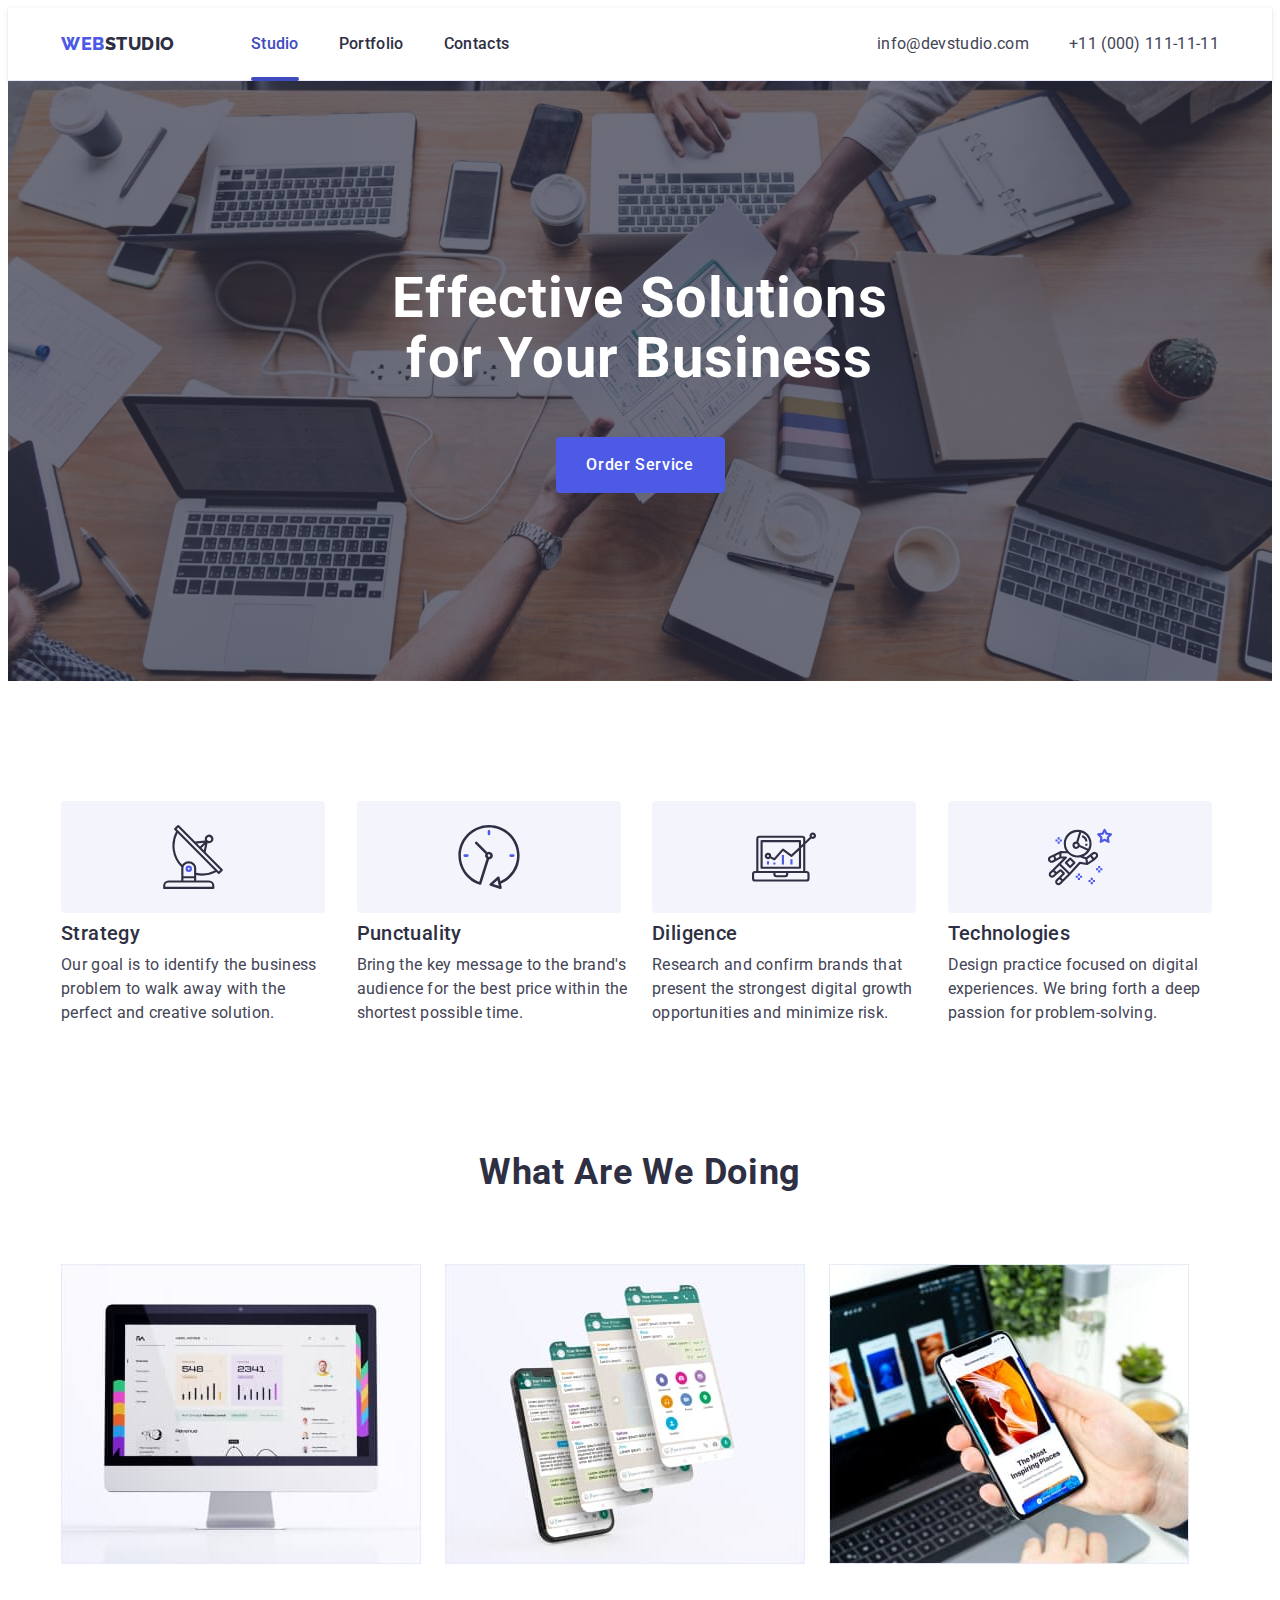
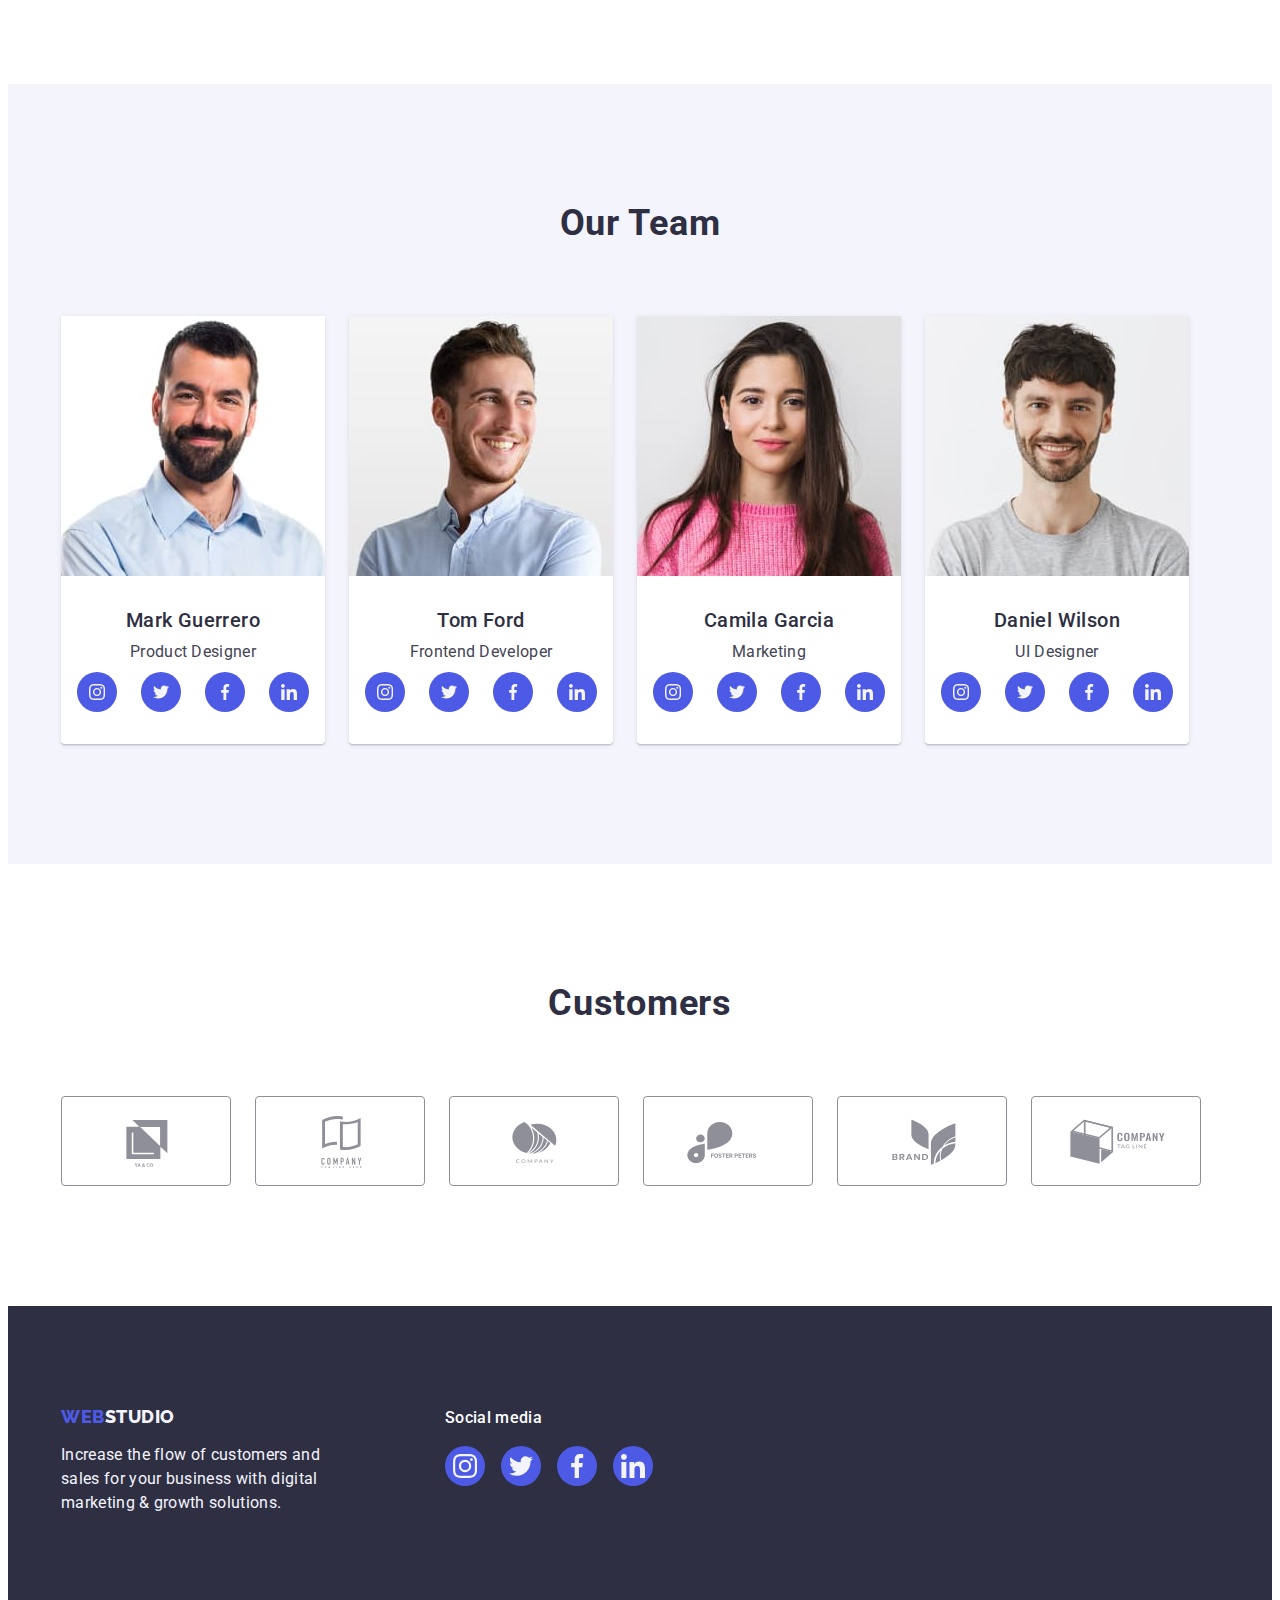
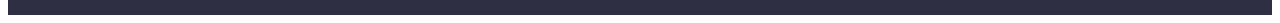
<file: index.html>
<!DOCTYPE html>
<html lang="en">
  <head>
    <meta charset="UTF-8" />
    <meta http-equiv="X-UA-Compatible" content="IE=edge" />
    <meta name="viewport" content="width=device-width, initial-scale=1.0" />
    <title>Studio</title>
    <link rel="preconnect" href="https://fonts.googleapis.com" />
    <link rel="preconnect" href="https://fonts.gstatic.com" crossorigin />
    <link
      href="https://fonts.googleapis.com/css2?family=Raleway:wght@800&family=Roboto:wght@400;500;700;900&display=swap"
      rel="stylesheet"
    />
    <link
      rel="stylesheet"
      href="https://cdnjs.cloudflare.com/ajax/libs/modern-normalize/1.1.0/modern-normalize.min.css"
      integrity="sha512-wpPYUAdjBVSE4KJnH1VR1HeZfpl1ub8YT/NKx4PuQ5NmX2tKuGu6U/JRp5y+Y8XG2tV+wKQpNHVUX03MfMFn9Q=="
      crossorigin="anonymous"
      referrerpolicy="no-referrer"
    />
    <link rel="stylesheet" href="./css/styles.css" />
  </head>
  <body>
    <!--Шапка сайту-->
    <header class="page-header">
      <div class="container page-header-container">
        <nav class="nav page-header-container">
          <a class="logo link" href="./index.html"
            >Web<span class="logo-part">Studio</span></a
          >
          <ul class="menu list">
            <li>
              <a class="menu-item active link" href="./index.html">Studio</a>
            </li>
            <li>
              <a class="menu-item link" href="./portfolio.html">Portfolio</a>
            </li>
            <li><a class="menu-item link" href="">Contacts</a></li>
          </ul>
        </nav>
        <address class="contact-info">
          <ul class="list address page-header-container">
            <li>
              <a class="contact link" href="mailto:info@devstudio.com"
                >info@devstudio.com</a
              >
            </li>
            <li>
              <a class="contact link" href="tel:+110001111111"
                >+11 (000) 111-11-11</a
              >
            </li>
          </ul>
        </address>
      </div>
    </header>
    <main>
      <!-- HERO -->
      <section class="hero">
        <div class="container">
          <h1 class="hero-caption">Effective Solutions for Your Business</h1>
          <button class="btn-order" type="button" data-modal-open>
            Order Service
          </button>
        </div>
      </section>
      <!-- Наші переваги -->
      <section class="section">
        <div class="container">
          <h2 class="visually-hidden">Our advantages</h2>
          <ul class="list advantages-list">
            <li class="item-advantages">
              <div class="wrap-icon">
                <svg class="icons-advantages" width="64" height="64">
                  <use href="./images/icons.svg#icon-antenna"></use>
                </svg>
              </div>
              <h3 class="title">Strategy</h3>
              <p class="description">
                Our goal is to identify the business problem to walk away with
                the perfect and creative solution.
              </p>
            </li>
            <li class="item-advantages">
              <div class="wrap-icon">
                <svg class="icons-advantages" width="64" height="64">
                  <use href="./images/icons.svg#icon-clock"></use>
                </svg>
              </div>
              <h3 class="title">Punctuality</h3>
              <p class="description">
                Bring the key message to the brand's audience for the best price
                within the shortest possible time.
              </p>
            </li>
            <li class="item-advantages">
              <div class="wrap-icon">
                <svg class="icons-advantages" width="64" height="64">
                  <use href="./images/icons.svg#icon-diagram"></use>
                </svg>
              </div>
              <h3 class="title">Diligence</h3>
              <p class="description">
                Research and confirm brands that present the strongest digital
                growth opportunities and minimize risk.
              </p>
            </li>
            <li class="item-advantages">
              <div class="wrap-icon">
                <svg class="icons-advantages" width="64" height="64">
                  <use href="./images/icons.svg#icon-astronaut"></use>
                </svg>
              </div>
              <h3 class="title">Technologies</h3>
              <p class="description">
                Design practice focused on digital experiences. We bring forth a
                deep passion for problem-solving.
              </p>
            </li>
          </ul>
        </div>
      </section>
      <!-- Що ми робимо -->
      <section class="container-wod">
        <div class="container">
          <h2 class="section-heading">What are we doing</h2>
          <ul class="list work-list">
            <li class="cards-works">
              <img
                src="./images/what-are-we-doing/pc.jpg"
                alt="computer"
                width="360"
                height="300"
              />
            </li>
            <li class="cards-works">
              <img
                src="./images/what-are-we-doing/mobile-app.jpg"
                alt="mobile applications"
                width="360"
                height="300"
              />
            </li>
            <li class="cards-works">
              <img
                src="./images/what-are-we-doing/mobile-browser.jpg"
                alt="mobile browser"
                width="360"
                height="300"
              />
            </li>
          </ul>
        </div>
      </section>
      <!-- Наша команда -->
      <section class="section-team section">
        <div class="container">
          <h2 class="section-heading">Our Team</h2>
          <ul class="list employees">
            <li class="holder">
              <img
                src="./images/team/mark-guerrero.jpg"
                alt="Mark Guerrero"
                width="264"
                height="260"
              />
              <div class="employee-desc">
                <h3 class="title">Mark Guerrero</h3>
                <p class="description">Product Designer</p>
                <ul class="social list">
                  <li class="social-items">
                    <a
                      class="social-links link"
                      href=""
                      target="_blank"
                      rel="noreferrer noopener"
                      aria-label="Instagram icon"
                    >
                      <svg class="social-icons" width="16" height="16">
                        <use href="./images/icons.svg#icon-instagram"></use>
                      </svg>
                    </a>
                  </li>
                  <li class="social-items">
                    <a
                      class="social-links link"
                      href=""
                      target="_blank"
                      rel="noreferrer noopener"
                      aria-label="Twitter icon"
                    >
                      <svg class="social-icons" width="16" height="16">
                        <use href="./images/icons.svg#icon-twitter"></use>
                      </svg>
                    </a>
                  </li>
                  <li class="social-items">
                    <a
                      class="social-links link"
                      href=""
                      target="_blank"
                      rel="noreferrer noopener"
                      aria-label="Facebook icon"
                    >
                      <svg class="social-icons" width="16" height="16">
                        <use href="./images/icons.svg#icon-facebook"></use>
                      </svg>
                    </a>
                  </li>
                  <li class="social-items">
                    <a
                      class="social-links link"
                      href=""
                      target="_blank"
                      rel="noreferrer noopener"
                      aria-label="Linkedin icon"
                    >
                      <svg class="social-icons" width="16" height="16">
                        <use href="./images/icons.svg#icon-linkedin"></use>
                      </svg>
                    </a>
                  </li>
                </ul>
              </div>
            </li>
            <li class="holder">
              <img
                src="./images/team/tom-ford.jpg"
                alt="Tom Ford"
                width="264"
                height="260"
              />
              <div class="employee-desc">
                <h3 class="title">Tom Ford</h3>
                <p class="description">Frontend Developer</p>
                <ul class="social list">
                  <li class="social-items">
                    <a
                      class="social-links link"
                      href=""
                      target="_blank"
                      rel="noreferrer noopener"
                      aria-label="Instagram icon"
                    >
                      <svg class="social-icons" width="16" height="16">
                        <use href="./images/icons.svg#icon-instagram"></use>
                      </svg>
                    </a>
                  </li>
                  <li class="social-items">
                    <a
                      class="social-links link"
                      href=""
                      target="_blank"
                      rel="noreferrer noopener"
                      aria-label="Twitter icon"
                    >
                      <svg class="social-icons" width="16" height="16">
                        <use href="./images/icons.svg#icon-twitter"></use>
                      </svg>
                    </a>
                  </li>
                  <li class="social-items">
                    <a
                      class="social-links link"
                      href=""
                      target="_blank"
                      rel="noreferrer noopener"
                      aria-label="Facebook icon"
                    >
                      <svg class="social-icons" width="16" height="16">
                        <use href="./images/icons.svg#icon-facebook"></use>
                      </svg>
                    </a>
                  </li>
                  <li class="social-items">
                    <a
                      class="social-links link"
                      href=""
                      target="_blank"
                      rel="noreferrer noopener"
                      aria-label="Linkedin icon"
                    >
                      <svg class="social-icons" width="16" height="16">
                        <use href="./images/icons.svg#icon-linkedin"></use>
                      </svg>
                    </a>
                  </li>
                </ul>
              </div>
            </li>
            <li class="holder">
              <img
                src="./images/team/camila-garcia.jpg"
                alt="Camila Garcia"
                width="264"
                height="260"
              />
              <div class="employee-desc">
                <h3 class="title">Camila Garcia</h3>
                <p class="description">Marketing</p>
                <ul class="social list">
                  <li class="social-items">
                    <a
                      class="social-links link"
                      href=""
                      target="_blank"
                      rel="noreferrer noopener"
                      aria-label="Instagram icon"
                    >
                      <svg class="social-icons" width="16" height="16">
                        <use href="./images/icons.svg#icon-instagram"></use>
                      </svg>
                    </a>
                  </li>
                  <li class="social-items">
                    <a
                      class="social-links link"
                      href=""
                      target="_blank"
                      rel="noreferrer noopener"
                      aria-label="Twitter icon"
                    >
                      <svg class="social-icons" width="16" height="16">
                        <use href="./images/icons.svg#icon-twitter"></use>
                      </svg>
                    </a>
                  </li>
                  <li class="social-items">
                    <a
                      class="social-links link"
                      href=""
                      target="_blank"
                      rel="noreferrer noopener"
                      aria-label="Facebook icon"
                    >
                      <svg class="social-icons" width="16" height="16">
                        <use href="./images/icons.svg#icon-facebook"></use>
                      </svg>
                    </a>
                  </li>
                  <li class="social-items">
                    <a
                      class="social-links link"
                      href=""
                      target="_blank"
                      rel="noreferrer noopener"
                      aria-label="Linkedin icon"
                    >
                      <svg class="social-icons" width="16" height="16">
                        <use href="./images/icons.svg#icon-linkedin"></use>
                      </svg>
                    </a>
                  </li>
                </ul>
              </div>
            </li>
            <li class="holder">
              <img
                src="./images/team/daniel-wilson.jpg"
                alt="Daniel Wilson"
                width="264"
                height="260"
              />
              <div class="employee-desc">
                <h3 class="title">Daniel Wilson</h3>
                <p class="description">UI Designer</p>
                <ul class="social list">
                  <li class="social-items">
                    <a
                      class="social-links link"
                      href=""
                      target="_blank"
                      rel="noreferrer noopener"
                      aria-label="Instagram icon"
                    >
                      <svg class="social-icons" width="16" height="16">
                        <use href="./images/icons.svg#icon-instagram"></use>
                      </svg>
                    </a>
                  </li>
                  <li class="social-items">
                    <a
                      class="social-links link"
                      href=""
                      target="_blank"
                      rel="noreferrer noopener"
                      aria-label="Twitter icon"
                    >
                      <svg class="social-icons" width="16" height="16">
                        <use href="./images/icons.svg#icon-twitter"></use>
                      </svg>
                    </a>
                  </li>
                  <li class="social-items">
                    <a
                      class="social-links link"
                      href=""
                      target="_blank"
                      rel="noreferrer noopener"
                      aria-label="Facebook icon"
                    >
                      <svg class="social-icons" width="16" height="16">
                        <use href="./images/icons.svg#icon-facebook"></use>
                      </svg>
                    </a>
                  </li>
                  <li class="social-items">
                    <a
                      class="social-links link"
                      href=""
                      target="_blank"
                      rel="noreferrer noopener"
                      aria-label="Linkedin icon"
                    >
                      <svg class="social-icons" width="16" height="16">
                        <use href="./images/icons.svg#icon-linkedin"></use>
                      </svg>
                    </a>
                  </li>
                </ul>
              </div>
            </li>
          </ul>
        </div>
      </section>
      <!-- Customers -->
      <section class="section">
        <div class="container">
          <h2 class="section-heading">Customers</h2>
          <ul class="customers list">
            <li class="customers-item">
              <a
                class="customers-link"
                href=""
                target="_blank"
                rel="noopener noreferrer"
                aria-label="icon-client1"
              >
                <svg class="customers-icon" width="104" height="56">
                  <use href="./images/icons.svg#icon-logo-client-1"></use>
                </svg>
              </a>
            </li>
            <li class="customers-item">
              <a
                class="customers-link"
                href=""
                target="_blank"
                rel="noopener noreferrer"
                aria-label="icon client2"
              >
                <svg class="customers-icon" width="104" height="56">
                  <use href="./images/icons.svg#icon-Logo-client-2"></use>
                </svg>
              </a>
            </li>
            <li class="customers-item">
              <a
                class="customers-link"
                href=""
                target="_blank"
                rel="noopener noreferrer"
                aria-label="icon client3"
              >
                <svg class="customers-icon" width="104" height="56">
                  <use href="./images/icons.svg#icon-Logo-client-3"></use>
                </svg>
              </a>
            </li>
            <li class="customers-item">
              <a
                class="customers-link"
                href=""
                target="_blank"
                rel="noopener noreferrer"
                aria-label="icon client4"
              >
                <svg class="customers-icon" width="104" height="56">
                  <use href="./images/icons.svg#icon-Logo-client-4"></use>
                </svg>
              </a>
            </li>
            <li class="customers-item">
              <a
                class="customers-link"
                href=""
                target="_blank"
                rel="noopener noreferrer"
                aria-label="icon client5"
              >
                <svg class="customers-icon" width="104" height="56">
                  <use href="./images/icons.svg#icon-Logo-client-5"></use>
                </svg>
              </a>
            </li>
            <li class="customers-item">
              <a
                class="customers-link"
                href=""
                target="_blank"
                rel="noopener noreferrer"
                aria-label="icon client6"
              >
                <svg class="customers-icon" width="104" height="56">
                  <use href="./images/icons.svg#icon-Logo-client-6"></use>
                </svg>
              </a>
            </li>
          </ul>
        </div>
      </section>
    </main>

    <!--------------- Футер----------- -->
    <footer class="container-footer">
      <div class="container wrap-footer">
        <!-- Left-side -->
        <div class="left-side">
          <a class="bottom-logo link" href="./index.html">
            Web<span class="part-logo">Studio</span>
          </a>
          <p class="footer-text">
            Increase the flow of customers and sales for your business with
            digital marketing & growth solutions.
          </p>
        </div>
        <!-- Right side -->
        <div class="right-side">
          <p class="title-right">Social media</p>
          <ul class="social-footer list">
            <li class="social-footer-item">
              <a
                class="social-footer-link"
                href=""
                target="_blank"
                rel="noopener noreferrer"
                aria-label="icon instagram"
              >
                <svg class="footer-icons" width="24" height="24">
                  <use href="./images/icons.svg#icon-instagram-logo"></use>
                </svg>
              </a>
            </li>
            <li class="social-footer-item">
              <a
                class="social-footer-link"
                href=""
                target="_blank"
                rel="noopener noreferrer"
                aria-label="icon twitter"
              >
                <svg class="footer-icons" width="24" height="24">
                  <use href="./images/icons.svg#icon-twitter-logo"></use>
                </svg>
              </a>
            </li>
            <li class="social-footer-item">
              <a
                class="social-footer-link"
                href=""
                target="_blank"
                rel="noopener noreferrer"
                aria-label="icon facebook"
              >
                <svg class="footer-icons" width="24" height="24">
                  <use href="./images/icons.svg#icon-facebook-logo"></use>
                </svg>
              </a>
            </li>
            <li class="social-footer-item">
              <a
                class="social-footer-link"
                href=""
                target="_blank"
                rel="noopener noreferrer"
                aria-label="icon linkedin"
              >
                <svg class="footer-icons" width="24" height="24">
                  <use href="./images/icons.svg#icon-linkedin-logo"></use>
                </svg>
              </a>
            </li>
          </ul>
        </div>
      </div>
    </footer>

    <!-- Modal window -->
    <div class="backdrop is-hidden" data-modal>
      <div class="modal">
        <button class="modal-close-btn" type="button" data-modal-close>
          <svg class="modal-close-icone" width="8" height="8">
            <use href="./images/icons.svg#icon-close-button"></use>
          </svg>
        </button>
      </div>
    </div>
    <script src="./js/modal.js"></script>
  </body>
</html>
</file>
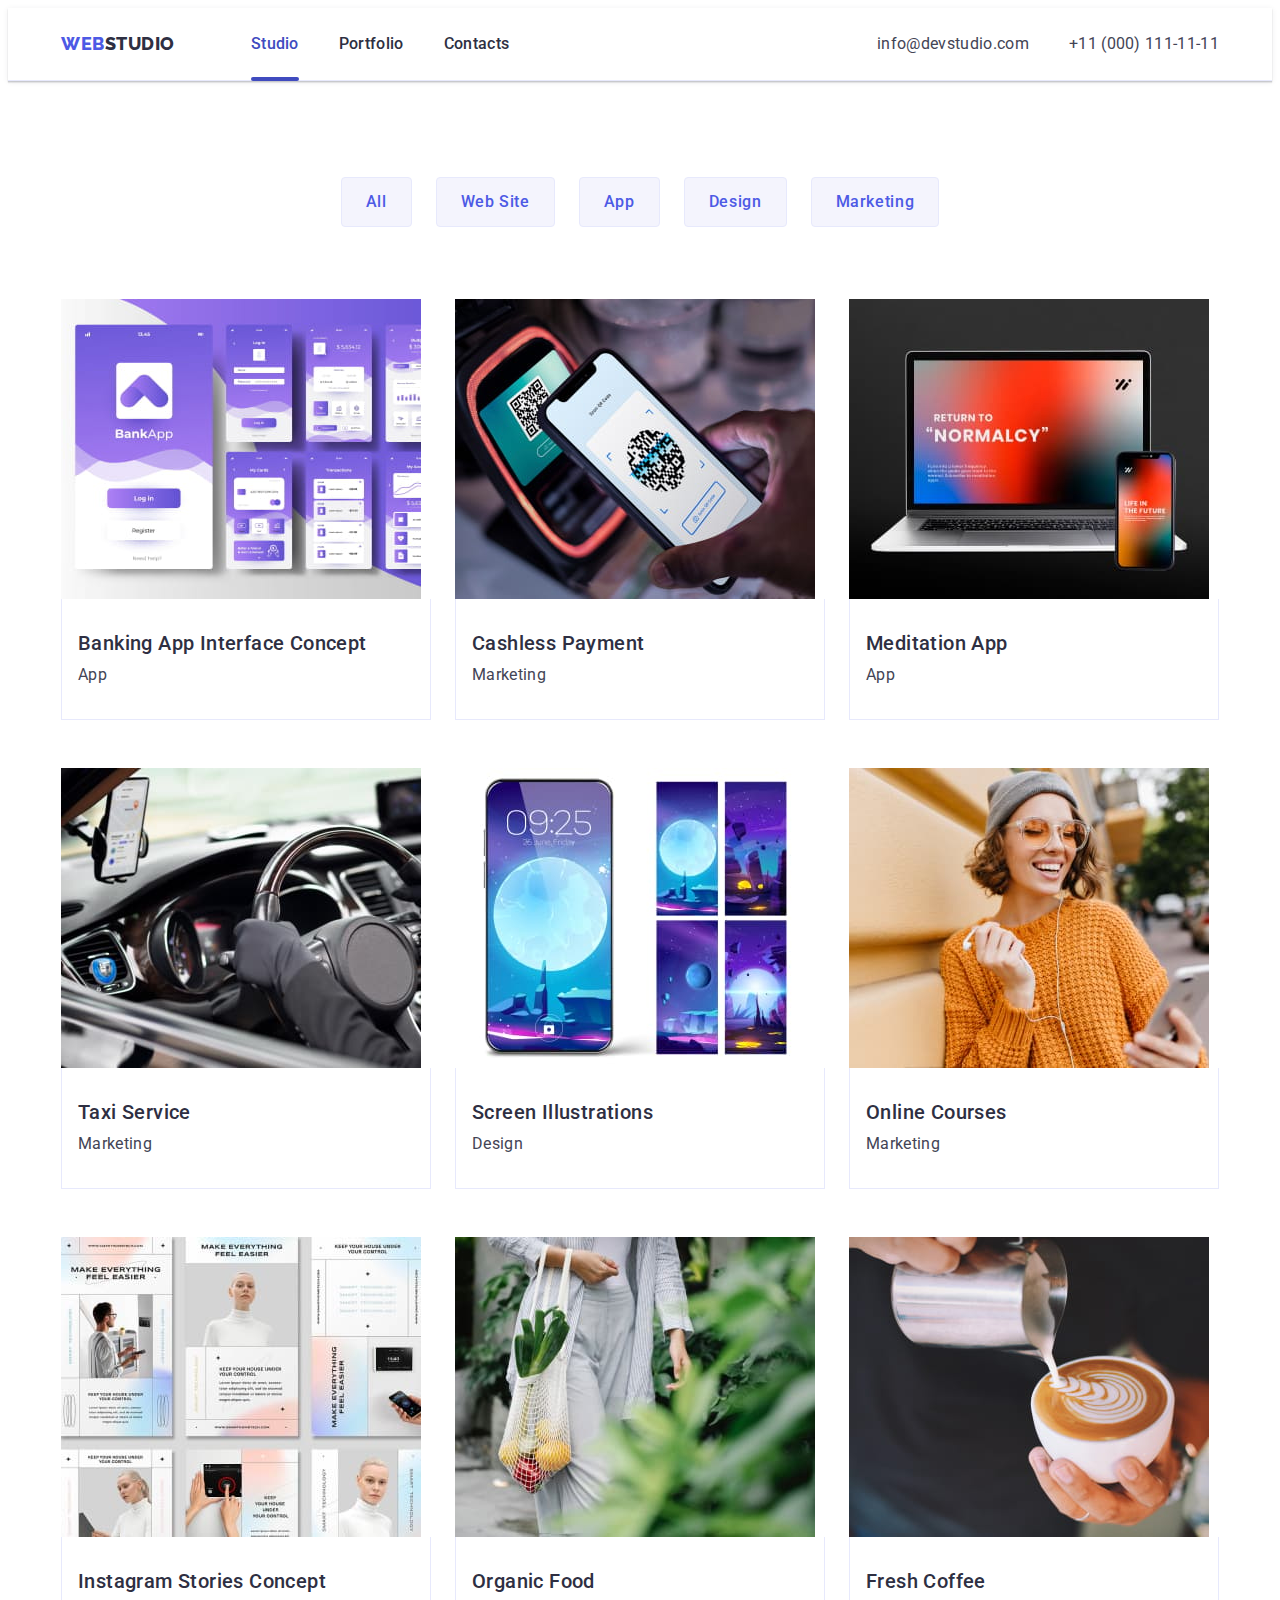
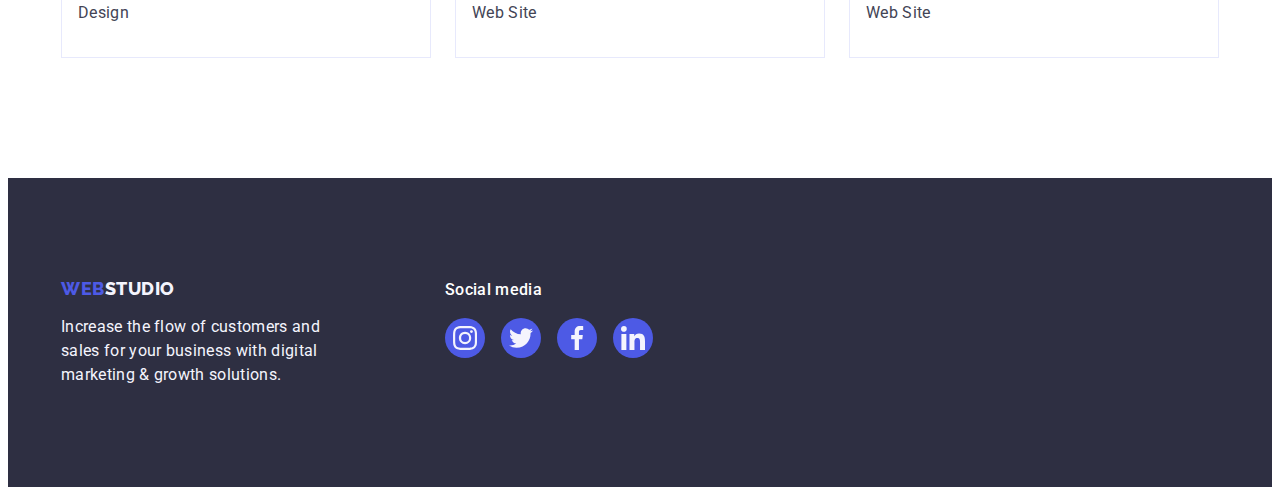
<file: portfolio.html>
<!DOCTYPE html>
<html lang="en">
  <head>
    <meta charset="UTF-8" />
    <meta http-equiv="X-UA-Compatible" content="IE=edge" />
    <meta name="viewport" content="width=device-width, initial-scale=1.0" />
    <title>Portfolio</title>
    <link rel="preconnect" href="https://fonts.googleapis.com" />
    <link rel="preconnect" href="https://fonts.gstatic.com" crossorigin />
    <link
      href="https://fonts.googleapis.com/css2?family=Raleway:wght@800&family=Roboto:wght@400;500;700;900&display=swap"
      rel="stylesheet"
    />
    <link
      rel="stylesheet"
      href="https://cdnjs.cloudflare.com/ajax/libs/modern-normalize/1.1.0/modern-normalize.min.css"
      integrity="sha512-wpPYUAdjBVSE4KJnH1VR1HeZfpl1ub8YT/NKx4PuQ5NmX2tKuGu6U/JRp5y+Y8XG2tV+wKQpNHVUX03MfMFn9Q=="
      crossorigin="anonymous"
      referrerpolicy="no-referrer"
    />
    <link rel="stylesheet" href="./css/styles.css" />
  </head>
  <body>
    <!--Шапка сайту-->
    <header class="page-header">
      <div class="container page-header-container">
        <nav class="nav page-header-container">
          <a class="logo link" href="./index.html"
            >Web<span class="logo-part">Studio</span></a
          >
          <ul class="menu list">
            <li>
              <a class="menu-item active link" href="./index.html">Studio</a>
            </li>
            <li>
              <a class="menu-item link" href="./portfolio.html">Portfolio</a>
            </li>
            <li><a class="menu-item link" href="">Contacts</a></li>
          </ul>
        </nav>
        <address class="contact-info">
          <ul class="list address page-header-container">
            <li>
              <a class="contact link" href="mailto:info@devstudio.com"
                >info@devstudio.com</a
              >
            </li>
            <li>
              <a class="contact link" href="tel:+110001111111"
                >+11 (000) 111-11-11</a
              >
            </li>
          </ul>
        </address>
      </div>
    </header>
    <main>
      <section class="portfolio-page">
        <div class="container">
          <h1 class="visually-hidden">Examples of our work</h1>
          <!-- Кнопки для фільтрації -->
          <ul class="list buttons-portfolio">
            <li><button class="filter-buttons" type="button">All</button></li>
            <li>
              <button class="filter-buttons" type="button">Web Site</button>
            </li>
            <li><button class="filter-buttons" type="button">App</button></li>
            <li>
              <button class="filter-buttons" type="button">Design</button>
            </li>
            <li>
              <button class="filter-buttons" type="button">Marketing</button>
            </li>
          </ul>
          <!-- Види робіт -->

          <ul class="list examples-list">
            <li class="examples-list-link">
              <a class="link more" href="">
                <div class="examples-thumb">
                  <img
                    src="./images/examples-of-our-work/banking-app.jpg"
                    alt="Banking App"
                    width="360"
                    height="300"
                  />
                  <p class="overlay">
                    14 Stylish and User-Friendly App Design Concepts · Task
                    Manager App · Calorie Tracker App · Exotic Fruit Ecommerce
                    App · Cloud Storage App
                  </p>
                </div>
                <div class="examples-item">
                  <h2 class="work-title">Banking App Interface Concept</h2>
                  <p class="work-desc">App</p>
                </div></a
              >
            </li>

            <li class="examples-list-link">
              <a class="link more" href="">
                <div class="examples-thumb">
                  <img
                    src="./images/examples-of-our-work/cashless-payment.jpg"
                    alt="Cashless Payment"
                    width="360"
                    height="300"
                  />

                  <p class="overlay">
                    14 Stylish and User-Friendly App Design Concepts · Task
                    Manager App · Calorie Tracker App · Exotic Fruit Ecommerce
                    App · Cloud Storage App
                  </p>
                </div>

                <div class="examples-item">
                  <h2 class="work-title">Cashless Payment</h2>
                  <p class="work-desc">Marketing</p>
                </div></a
              >
            </li>

            <li class="examples-list-link">
              <a class="link more" href="">
                <div class="examples-thumb">
                  <img
                    src="./images/examples-of-our-work/meditation-app.jpg"
                    alt="meditation app"
                    width="360"
                    height="300"
                  />

                  <p class="overlay">
                    14 Stylish and User-Friendly App Design Concepts · Task
                    Manager App · Calorie Tracker App · Exotic Fruit Ecommerce
                    App · Cloud Storage App
                  </p>
                </div>
                <div class="examples-item">
                  <h2 class="work-title">Meditation App</h2>
                  <p class="work-desc">App</p>
                </div></a
              >
            </li>

            <li class="examples-list-link">
              <a class="link more" href="">
                <div class="examples-thumb">
                  <img
                    src="./images/examples-of-our-work/taxi-service.jpg"
                    alt="Taxi Service"
                    width="360"
                    height="300"
                  />

                  <p class="overlay">
                    14 Stylish and User-Friendly App Design Concepts · Task
                    Manager App · Calorie Tracker App · Exotic Fruit Ecommerce
                    App · Cloud Storage App
                  </p>
                </div>

                <div class="examples-item">
                  <h2 class="work-title">Taxi Service</h2>
                  <p class="work-desc">Marketing</p>
                </div></a
              >
            </li>

            <li class="examples-list-link">
              <a class="link more" href="">
                <div class="examples-thumb">
                  <img
                    src="./images/examples-of-our-work/screen-illustrations.jpg"
                    alt="Screen Illustrations"
                    width="360"
                    height="300"
                  />

                  <p class="overlay">
                    14 Stylish and User-Friendly App Design Concepts · Task
                    Manager App · Calorie Tracker App · Exotic Fruit Ecommerce
                    App · Cloud Storage App
                  </p>
                </div>
                <div class="examples-item">
                  <h2 class="work-title">Screen Illustrations</h2>
                  <p class="work-desc">Design</p>
                </div></a
              >
            </li>

            <li class="examples-list-link">
              <a class="link more" href="">
                <div class="examples-thumb">
                  <img
                    src="./images/examples-of-our-work/online-courses.jpg"
                    alt="Online Courses"
                    width="360"
                    height="300"
                  />

                  <p class="overlay">
                    14 Stylish and User-Friendly App Design Concepts · Task
                    Manager App · Calorie Tracker App · Exotic Fruit Ecommerce
                    App · Cloud Storage App
                  </p>
                </div>

                <div class="examples-item">
                  <h2 class="work-title">Online Courses</h2>
                  <p class="work-desc">Marketing</p>
                </div></a
              >
            </li>

            <li class="examples-list-link">
              <a class="link more" href="">
                <div class="examples-thumb">
                  <img
                    src="./images/examples-of-our-work/instagram-stories-concept.jpg"
                    alt="Design for Instagram"
                    width="360"
                    height="300"
                  />

                  <p class="overlay">
                    14 Stylish and User-Friendly App Design Concepts · Task
                    Manager App · Calorie Tracker App · Exotic Fruit Ecommerce
                    App · Cloud Storage App
                  </p>
                </div>
                <div class="examples-item">
                  <h2 class="work-title">Instagram Stories Concept</h2>
                  <p class="work-desc">Design</p>
                </div></a
              >
            </li>

            <li class="examples-list-link">
              <a class="link more" href="">
                <div class="examples-thumb">
                  <img
                    src="./images/examples-of-our-work/organic-food.jpg"
                    alt="Organic food"
                    width="360"
                    height="300"
                  />

                  <p class="overlay">
                    14 Stylish and User-Friendly App Design Concepts · Task
                    Manager App · Calorie Tracker App · Exotic Fruit Ecommerce
                    App · Cloud Storage App
                  </p>
                </div>
                <div class="examples-item">
                  <h2 class="work-title">Organic Food</h2>
                  <p class="work-desc">Web Site</p>
                </div></a
              >
            </li>

            <li class="examples-list-link">
              <a class="link more" href="">
                <div class="examples-thumb">
                  <img
                    src="./images/examples-of-our-work/fresh-coffee.jpg"
                    alt="Coffee"
                    width="360"
                    height="300"
                  />

                  <p class="overlay">
                    14 Stylish and User-Friendly App Design Concepts · Task
                    Manager App · Calorie Tracker App · Exotic Fruit Ecommerce
                    App · Cloud Storage App
                  </p>
                </div>

                <div class="examples-item">
                  <h2 class="work-title">Fresh Coffee</h2>
                  <p class="work-desc">Web Site</p>
                </div></a
              >
            </li>
          </ul>
        </div>
      </section>
    </main>
    <!-- Футер -->
    <footer class="container-footer">
      <div class="container wrap-footer">
        <!-- Left-side -->
        <div class="left-side">
          <a class="bottom-logo link" href="./index.html">
            Web<span class="part-logo">Studio</span>
          </a>
          <p class="footer-text">
            Increase the flow of customers and sales for your business with
            digital marketing & growth solutions.
          </p>
        </div>
        <!-- Right side -->
        <div class="right-side">
          <p class="title-right">Social media</p>
          <ul class="social-footer list">
            <li class="social-footer-item">
              <a
                class="social-footer-link"
                href=""
                target="_blank"
                rel="noopener noreferrer"
                aria-label="icon instagram"
              >
                <svg class="footer-icons" width="24" height="24">
                  <use href="./images/icons.svg#icon-instagram-logo"></use>
                </svg>
              </a>
            </li>
            <li class="social-footer-item">
              <a
                class="social-footer-link"
                href=""
                target="_blank"
                rel="noopener noreferrer"
                aria-label="icon twitter"
              >
                <svg class="footer-icons" width="24" height="24">
                  <use href="./images/icons.svg#icon-twitter-logo"></use>
                </svg>
              </a>
            </li>
            <li class="social-footer-item">
              <a
                class="social-footer-link"
                href=""
                target="_blank"
                rel="noopener noreferrer"
                aria-label="icon facebook"
              >
                <svg class="footer-icons" width="24" height="24">
                  <use href="./images/icons.svg#icon-facebook-logo"></use>
                </svg>
              </a>
            </li>
            <li class="social-footer-item">
              <a
                class="social-footer-link"
                href=""
                target="_blank"
                rel="noopener noreferrer"
                aria-label="icon linkedin"
              >
                <svg class="footer-icons" width="24" height="24">
                  <use href="./images/icons.svg#icon-linkedin-logo"></use>
                </svg>
              </a>
            </li>
          </ul>
        </div>
      </div>
    </footer>
  </body>
</html>
</file>
<file: css/styles.css>
:root {
  --primary-text-color: #434455;
  --secondary-text-color: #2e2f42;
  --primary-background-color: #ffffff;
  --color-logo: #4d5ae5;
  --animation: 250ms cubic-bezier(0.4, 0, 0.2, 1);
  --header-idx: 10;
  --modal-idx: 100;
}
body {
  font-family: "Roboto", sans-serif;
  font-size: 16px;
  color: var(--primary-text-color);
  font-weight: 400;
  background-color: var(--primary-background-color);
}
h1,
h2,
h3,
h4,
p,
ul {
  margin-top: 0;
  margin-bottom: 0;
}
ul {
  padding-left: 0;
}
img {
  display: block;
  max-width: 100%;
  height: auto;
}
.list {
  list-style: none;
  display: flex;
}
.link {
  text-decoration: none;
}
/* =============COMPONENTS============= */
.title {
  font-weight: 500;
  font-size: 20px;
  line-height: 1.2;
  letter-spacing: 0.02em;
  color: var(--secondary-text-color);
}

.description {
  line-height: 1.5;
  letter-spacing: 0.02em;
  margin-bottom: 8px;
}

.section-heading {
  font-weight: 700;
  font-size: 36px;
  line-height: 1.11;
  letter-spacing: 0.02em;
  text-transform: capitalize;
  color: var(--secondary-text-color);
  text-align: center;
  margin-bottom: 72px;
}
.section {
  padding: 120px 0;
}

.container {
  width: 1158px;
  margin: 0 auto;
  padding: 0 15px;
}
.visually-hidden {
  position: absolute;
  width: 1px;
  height: 1px;
  margin: -1px;
  border: 0;
  padding: 0;
  white-space: nowrap;
  clip-path: inset(100%);
  clip: rect(0 0 0 0);
  overflow: hidden;
}
/* =============/COMPONENTS============= */

/* =============Шапка============= */
.logo {
  font-family: "Raleway", sans-serif;
  font-weight: 800;
  font-size: 18px;
  line-height: 1.17;
  margin-right: 76px;
  align-items: center;
  letter-spacing: 0.03em;
  text-transform: uppercase;
  color: #4d5ae5;
  padding-top: 24px;
  padding-bottom: 24px;
}
.logo-part {
  color: var(--secondary-text-color);
}
.menu {
  display: flex;
}
.menu-item {
  font-weight: 500;
  line-height: 1.5;
  letter-spacing: 0.02em;
  color: var(--secondary-text-color);
  padding-top: 24px;
  padding-bottom: 24px;
  display: block;
  position: relative;
  transition: color var(--animation);
}
.menu :not(:last-child) {
  margin-right: 40px;
}

.menu-item:hover,
.menu-item:focus {
  color: #404bbf;
}
.menu-item::after {
  content: "";
  width: 100%;
  height: 4px;
  background-color: transparent;
  border-radius: 2px;
  display: block;
  position: absolute;
  bottom: -1px;
  left: 0;
}
.active {
  color: #404bbf;
}
.active::after {
  background-color: #404bbf;
}
.contact-info {
  font-style: normal;
  margin-left: auto;
}
.contact {
  line-height: 1.5;
  letter-spacing: 0.02em;
  font-style: normal;
  color: var(--primary-text-color);
  padding-top: 24px;
  padding-bottom: 24px;
  display: block;
  transition: color var(--animation);
}

.contact:hover,
.contact:focus {
  color: #404bbf;
}

.page-header-container {
  display: flex;
  align-items: center;
}
.page-header {
  z-index: var(--header-idx);
  border-bottom: 1px solid #e7e9fc;
  box-shadow: 0px 2px 1px rgba(46, 47, 66, 0.08),
    0px 1px 1px rgba(46, 47, 66, 0.16), 0px 1px 6px rgba(46, 47, 66, 0.08);
}
.address :not(:last-child) {
  margin-right: 40px;
}

/* =================/Шапка=============== */

/* =============HERO STUDIO============= */
.hero {
  padding-top: 188px;
  padding-bottom: 188px;
  background: #2e2f42;
  max-height: 600px;
  max-width: 1440px;
  margin-left: auto;
  margin-right: auto;
  background-repeat: no-repeat;
  background-position: center;
  background-size: cover;
  background-image: linear-gradient(
      rgba(46, 47, 66, 0.7),
      rgba(46, 47, 66, 0.7)
    ),
    url(../images/hero-background/people-office-hero.jpg);
}

.hero-caption {
  font-weight: 700;
  font-size: 56px;
  line-height: 1.07;
  letter-spacing: 0.02em;
  color: #ffffff;
  text-align: center;
  margin-bottom: 48px;
  max-width: 496px;
  margin-left: auto;
  margin-right: auto;
}
.btn-order {
  background: var(--color-logo);
  font-weight: 500;
  line-height: 1.5;
  display: block;
  align-items: center;
  letter-spacing: 0.04em;
  color: #ffffff;
  font-family: "Roboto", sans-serif;
  font-size: 16px;
  letter-spacing: 0.04em;
  margin: 0 auto;
  padding-top: 14.22px;
  padding-right: 30.22px;
  padding-bottom: 14.22px;
  padding-left: 30.22px;
  min-width: 169px;
  height: 56px;
  border-radius: 4px;
  border-color: var(--color-logo);
  border: none;
  transition: background-color var(--animation);
}

.btn-order {
  cursor: pointer;
}
.btn-order:hover,
.btn-order:focus {
  background-color: #404bbf;
}

/* =============/HERO STUDIO============= */

/**
  |============================
  | Advantages
  |============================
*/
.list .title {
  margin-bottom: 8px;
}
.advantages-list {
  gap: 24px;
}
.item-advantages {
  flex-basis: calc((100% - (3 * 24px)) / 4);
}

.wrap-icon {
  display: flex;
  align-items: center;
  justify-content: center;
  width: 264px;
  height: 112px;
  background-color: #f4f4fd;
  border-radius: 4px;
  margin-bottom: 8px;
}
/**
  |============================
  | /Advantages
  |============================
*/

/* =============What are we doing============= */
.container-wod {
  padding-bottom: 120px;
}
.work-list :not(:last-child) {
  margin-right: 24px;
}
.cards-works {
  flex-basis: calc((100%-24px * 2) / 3);
}
/* =============/What are we doing============= */

/* =============OUR TEAM============= */
.section-team {
  background-color: #f4f4fd;
}
.holder {
  background-color: #ffffff;
  box-shadow: 0px 1px 6px rgba(46, 47, 66, 0.08),
    0px 1px 1px rgba(46, 47, 66, 0.16), 0px 2px 1px rgba(46, 47, 66, 0.08);
  border-radius: 0px 0px 4px 4px;
}
.holder:not(:last-child) {
  margin-right: 24px;
}
.employees {
  flex-basis: calc((100%- 24px * 3) / 4);
}
.employee-desc {
  text-align: center;
  padding-top: 32px;
  padding-bottom: 32px;
}

.social {
  justify-content: center;
  align-items: center;
  gap: 24px;
}

.social-links {
  display: flex;
  width: 40px;
  height: 40px;
  background-color: var(--color-logo);
  align-items: center;
  justify-content: center;
  border-radius: 50%;
  transition: background-color var(--animation);
}
.social-icons {
  fill: #f4f4fd;
}
.social-links:hover,
.social-links:focus {
  background-color: #404bbf;
}

/* =============/OUR TEAM============= */

/* =============Customers============= */
.section-heading {
  line-height: 1.1;
}

.customers-link {
  display: flex;
  width: 168px;
  height: 88px;
  justify-content: center;
  align-items: center;
  color: #8e8f99;
  border: 1px solid #8e8f99;
  border-radius: 4px;
  transition: border-color 250ms cubic-bezier(0.4, 0, 0.2, 1),
    color 250ms cubic-bezier(0.4, 0, 0.2, 1);
}
.customers-icon {
  fill: currentColor;
}
.customers-link:hover,
.customers-link:focus {
  color: #404bbf;
  border-color: #404bbf;
}
.customers {
  gap: 24px;
}

/* =============/Customers============= */

/* =============Footer============= */

.footer-text {
  width: 264px;
  font-size: 16px;
  line-height: 1.5;
  letter-spacing: 0.02em;
}

.container-footer {
  background: #2e2f42;
  color: #f4f4fd;
  padding: 100px 0 100px;
}
.bottom-logo {
  font-family: "Raleway", sans-serif;
  font-weight: 800;
  font-size: 18px;
  line-height: 1.17;
  display: flex;
  align-items: center;
  letter-spacing: 0.03em;
  text-transform: uppercase;
  color: #4d5ae5;
  margin-bottom: 16px;
  display: inline-block;
}
.part-logo {
  color: #f4f4fd;
}
.wrap-footer {
  display: flex;
  align-items: baseline;
}
.left-side {
  margin-right: 120px;
}
.title-right {
  font-weight: 500;
  font-size: 16px;
  line-height: 1.5;
  letter-spacing: 0.02em;
  margin-bottom: 16px;
  color: var(--primary-background-color);
}
.social-footer-link {
  display: flex;
  width: 40px;
  height: 40px;
  align-items: center;
  justify-content: center;
  background-color: var(--color-logo);
  border-radius: 50%;
  fill: #f4f4fd;
  transition: background-color var(--animation);
}
.social-footer-link:hover,
.social-footer-link:focus {
  background-color: #31d0aa;
}
.social-footer {
  gap: 16px;
  justify-content: space-between;
  align-items: center;
}
/* =============/Footer============= */

/* =============Portfolio============= */
.portfolio-page {
  padding-top: 96px;
  padding-bottom: 120px;
}
.filter-buttons {
  font-family: "Roboto", sans-serif;
  font-size: 16px;
  font-weight: 500;
  line-height: 1.5;
  text-align: center;
  letter-spacing: 0.04em;
  color: var(--color-logo);
  background-color: #f4f4fd;
  border: 1px solid #e7e9fc;
  border-radius: 4px;
  padding-top: 12px;
  padding-right: 24px;
  padding-bottom: 12px;
  padding-left: 24px;
  transition: color var(--animation), background-color var(--animation),
    border-color var(--animation), box-shadow var(--animation);
}

.filter-buttons:hover,
.filter-buttons:focus {
  color: var(--primary-background-color);
  background-color: #404bbf;
  border-color: transparent;
  box-shadow: 0px 3px 1px rgba(0, 0, 0, 0.1), 0px 2px 1px rgba(0, 0, 0, 0.08),
    0px 2px 2px rgba(0, 0, 0, 0.12);
}

.filter-buttons {
  cursor: pointer;
}

.work-title {
  font-weight: 500;
  font-size: 20px;
  line-height: 1.2;
  letter-spacing: 0.02em;
  color: var(--secondary-text-color);
  margin-bottom: 8px;
}
.work-desc {
  line-height: 1.5;
  letter-spacing: 0.02em;
  font-size: 16px;
  line-height: 1.5;
  color: var(--primary-text-color);
}
.examples-list {
  display: flex;
  flex-wrap: wrap;
  column-gap: 24px;
  row-gap: 48px;
}

.examples-list-link {
  flex-basis: calc((100% - 48px) / 3);
}

.examples-item {
  padding: 32px 16px;
  border: 1px solid #e7e9fc;
  border-top: none;
}
.buttons-portfolio {
  margin-bottom: 72px;
  justify-content: center;
}
.buttons-portfolio :not(:last-child) {
  margin-right: 24px;
}
.more {
  display: block;
  transition: box-shadow var(--animation);
}
.more:hover,
.more:focus {
  box-shadow: 0px 1px 6px rgba(46, 47, 66, 0.08),
    0px 1px 1px rgba(46, 47, 66, 0.16), 0px 2px 1px rgba(46, 47, 66, 0.08);
}
/* =============/Portfolio=========:==== */

/* Modal window */
.backdrop {
  width: 100%;
  height: 100%;
  position: fixed;
  top: 0;
  left: 0;
  background-color: rgba(46, 47, 66, 0.4);
  z-index: var(--modal-idx);
  transition: opacity var(--animation), visibility var(--animation);
}
.backdrop.is-hidden {
  opacity: 0;
  pointer-events: none;
  visibility: hidden;
}
.modal {
  position: absolute;
  top: 50%;
  left: 50%;
  transform: translate(-50%, -50%) scale(1);
  width: 408px;
  min-height: 576px;
  background: #fcfcfc;
  border-radius: 4px;
  box-shadow: 0px 1px 1px rgba(0, 0, 0, 0.14), 0px 1px 3px rgba(0, 0, 0, 0.12),
    0px 2px 1px rgba(0, 0, 0, 0.2);
  transition: opacity var(--animation);
  transition: transform 250ms cubic-bezier(0.4, 0, 0.2, 1);
}
.backdrop.is-hidden .modal {
  opacity: 0;
  transform: scale(2) rotate(150deg);
  /* transform: translateX(-50%) translateY(-75%); */
}
.modal-close-btn {
  border-radius: 50%;
  position: absolute;
  background-color: #e7e9fc;
  width: 24px;
  height: 24px;
  border: 1px solid rgba(0, 0, 0, 0.1);
  top: 24px;
  right: 24px;
  display: flex;
  align-items: center;
  justify-content: center;
  padding: 0;
  cursor: pointer;
  transition: background-color var(--animation), border var(--animation);
}

.modal-close-btn:hover,
.modal-close-btn:focus {
  background-color: #404bbf;
  border: none;
}
/* fill var(--animation) */

.modal-close-icone {
  transition: fill var(--animation);
}
.modal-close-btn:hover .modal-close-icone,
.modal-close-btn:focus .modal-close-icone {
  fill: #ffffff;
}

/* Overlay */
.examples-thumb {
  position: relative;
  overflow: hidden;
}

.overlay {
  position: absolute;
  top: 0;
  left: 0;
  background-color: rgba(77, 90, 229, 1);
  width: 100%;
  height: 100%;
  padding: 40px 32px;
  transform: translateY(100%);
  transition: transform var(--animation);
  line-height: 1.5;
  letter-spacing: 0.02em;
  color: #f4f4fd;
}
.more:hover .overlay,
.more:focus .overlay {
  transform: translateY(0%);
}
</file>
